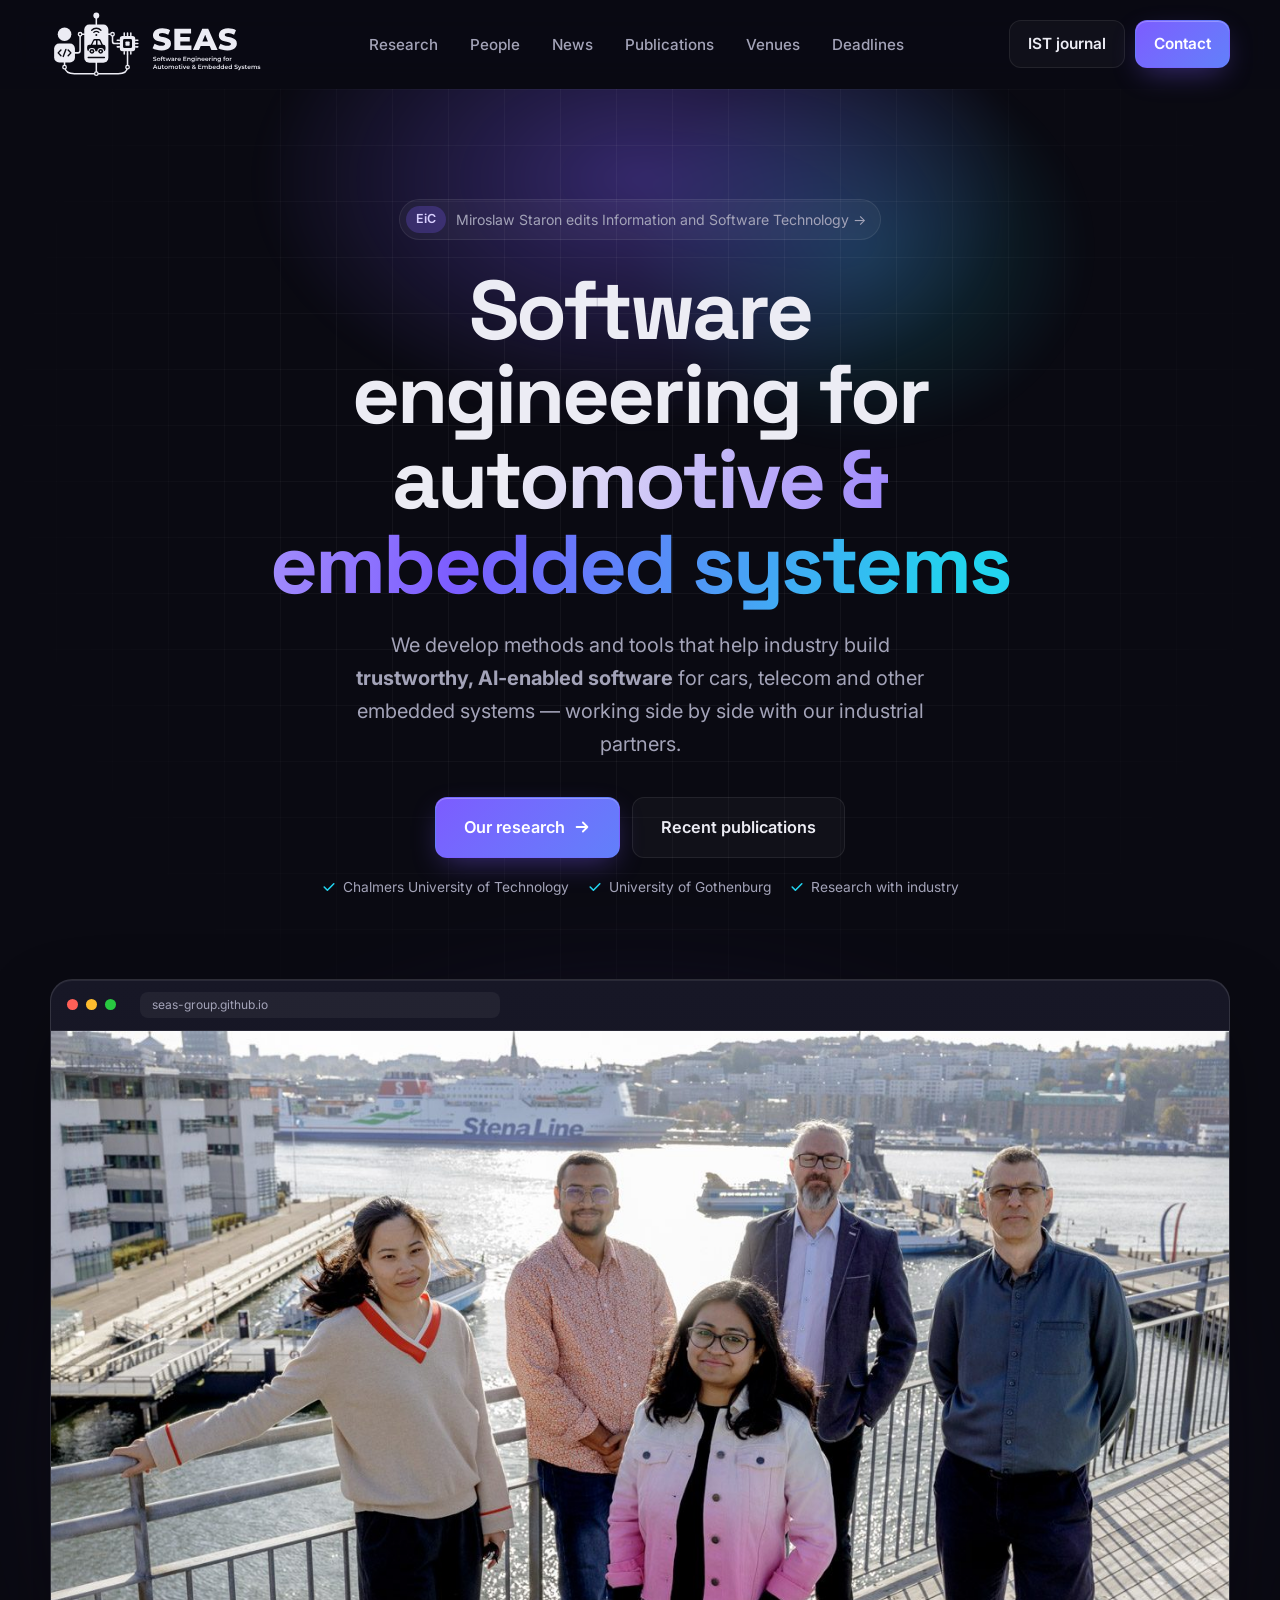
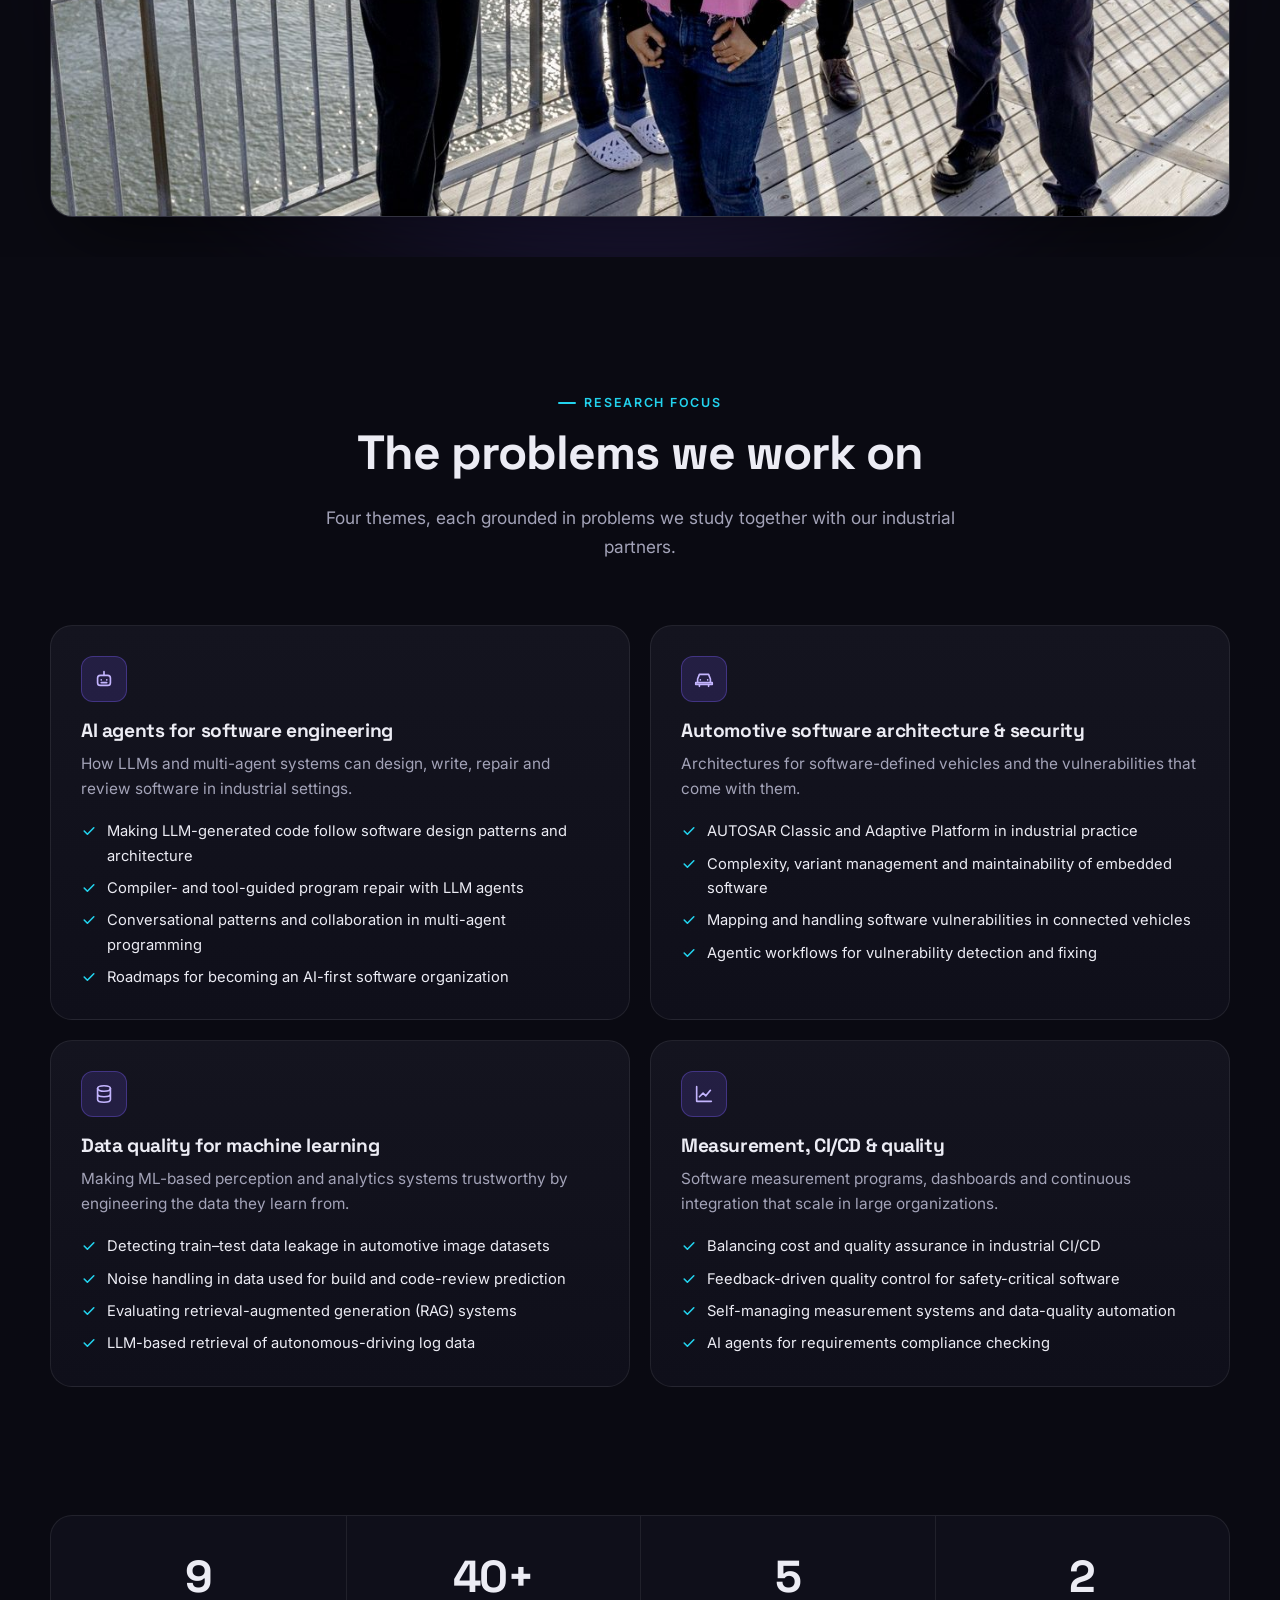
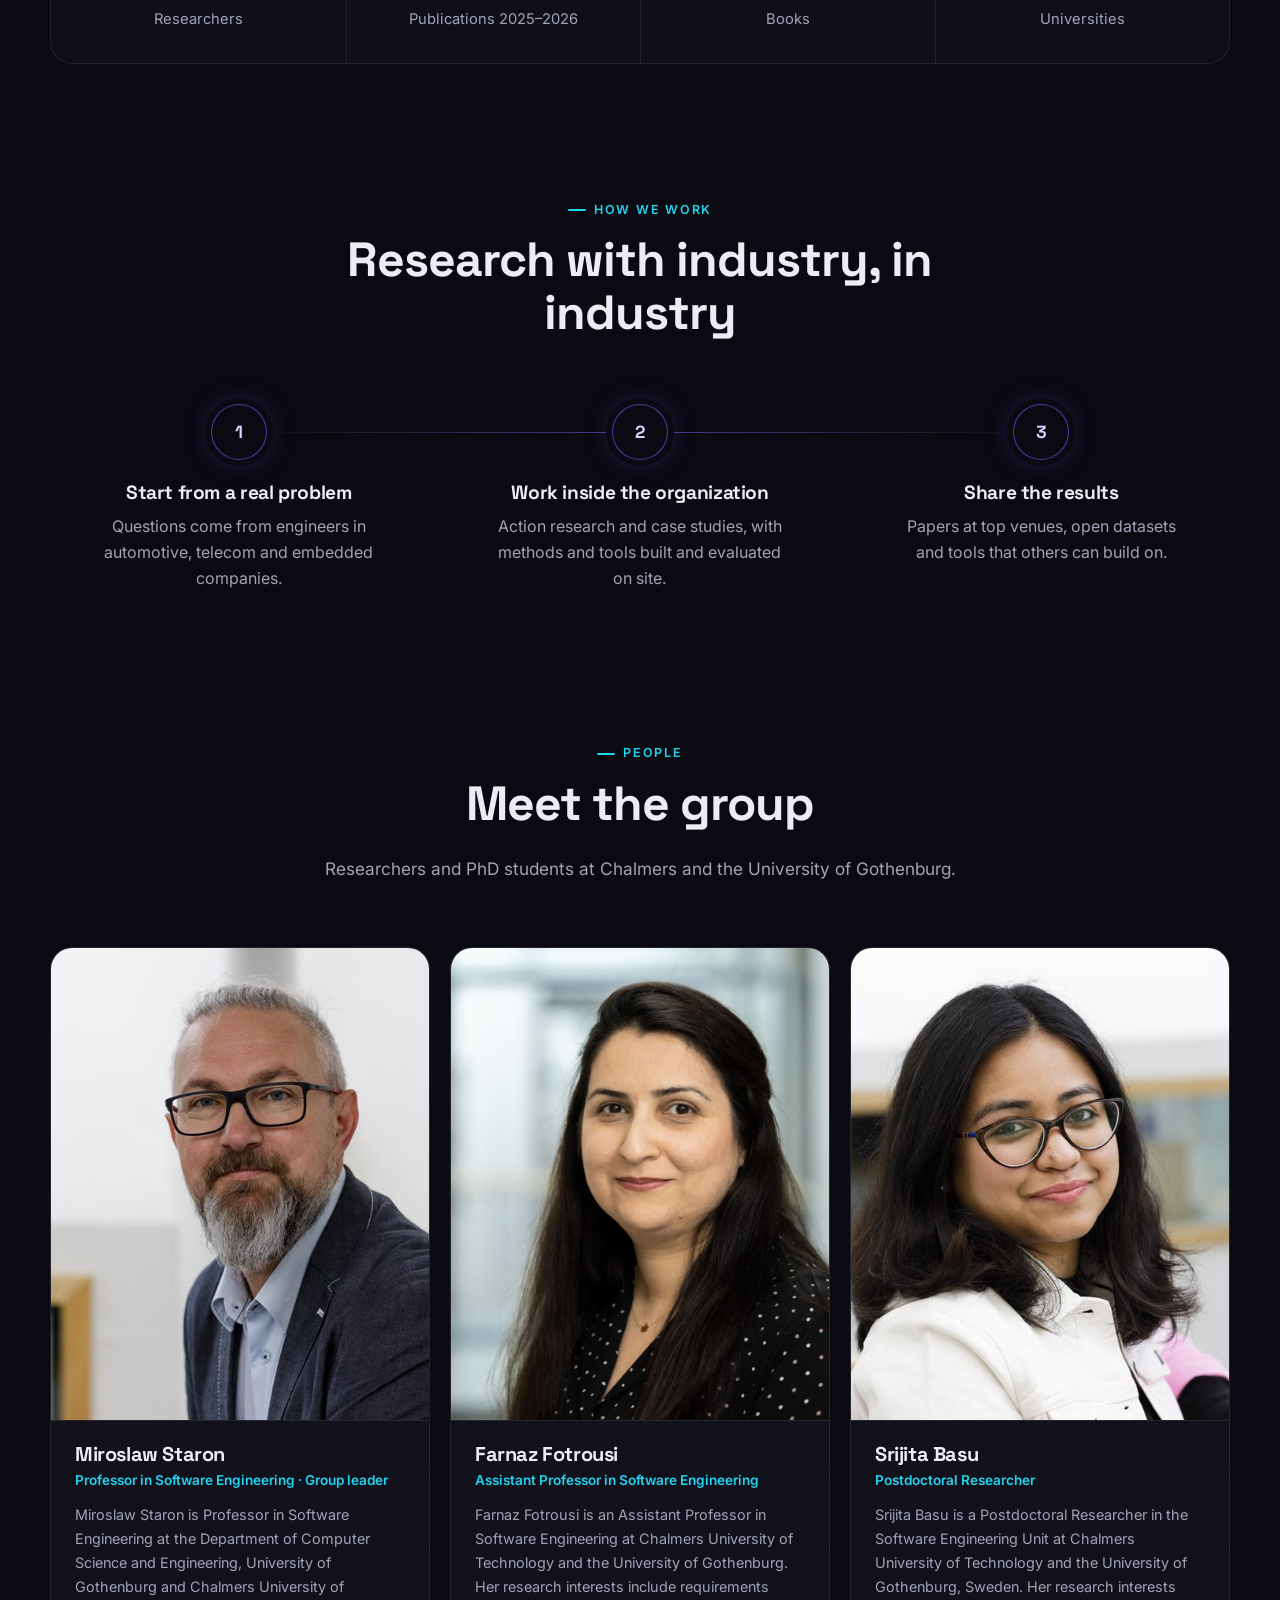
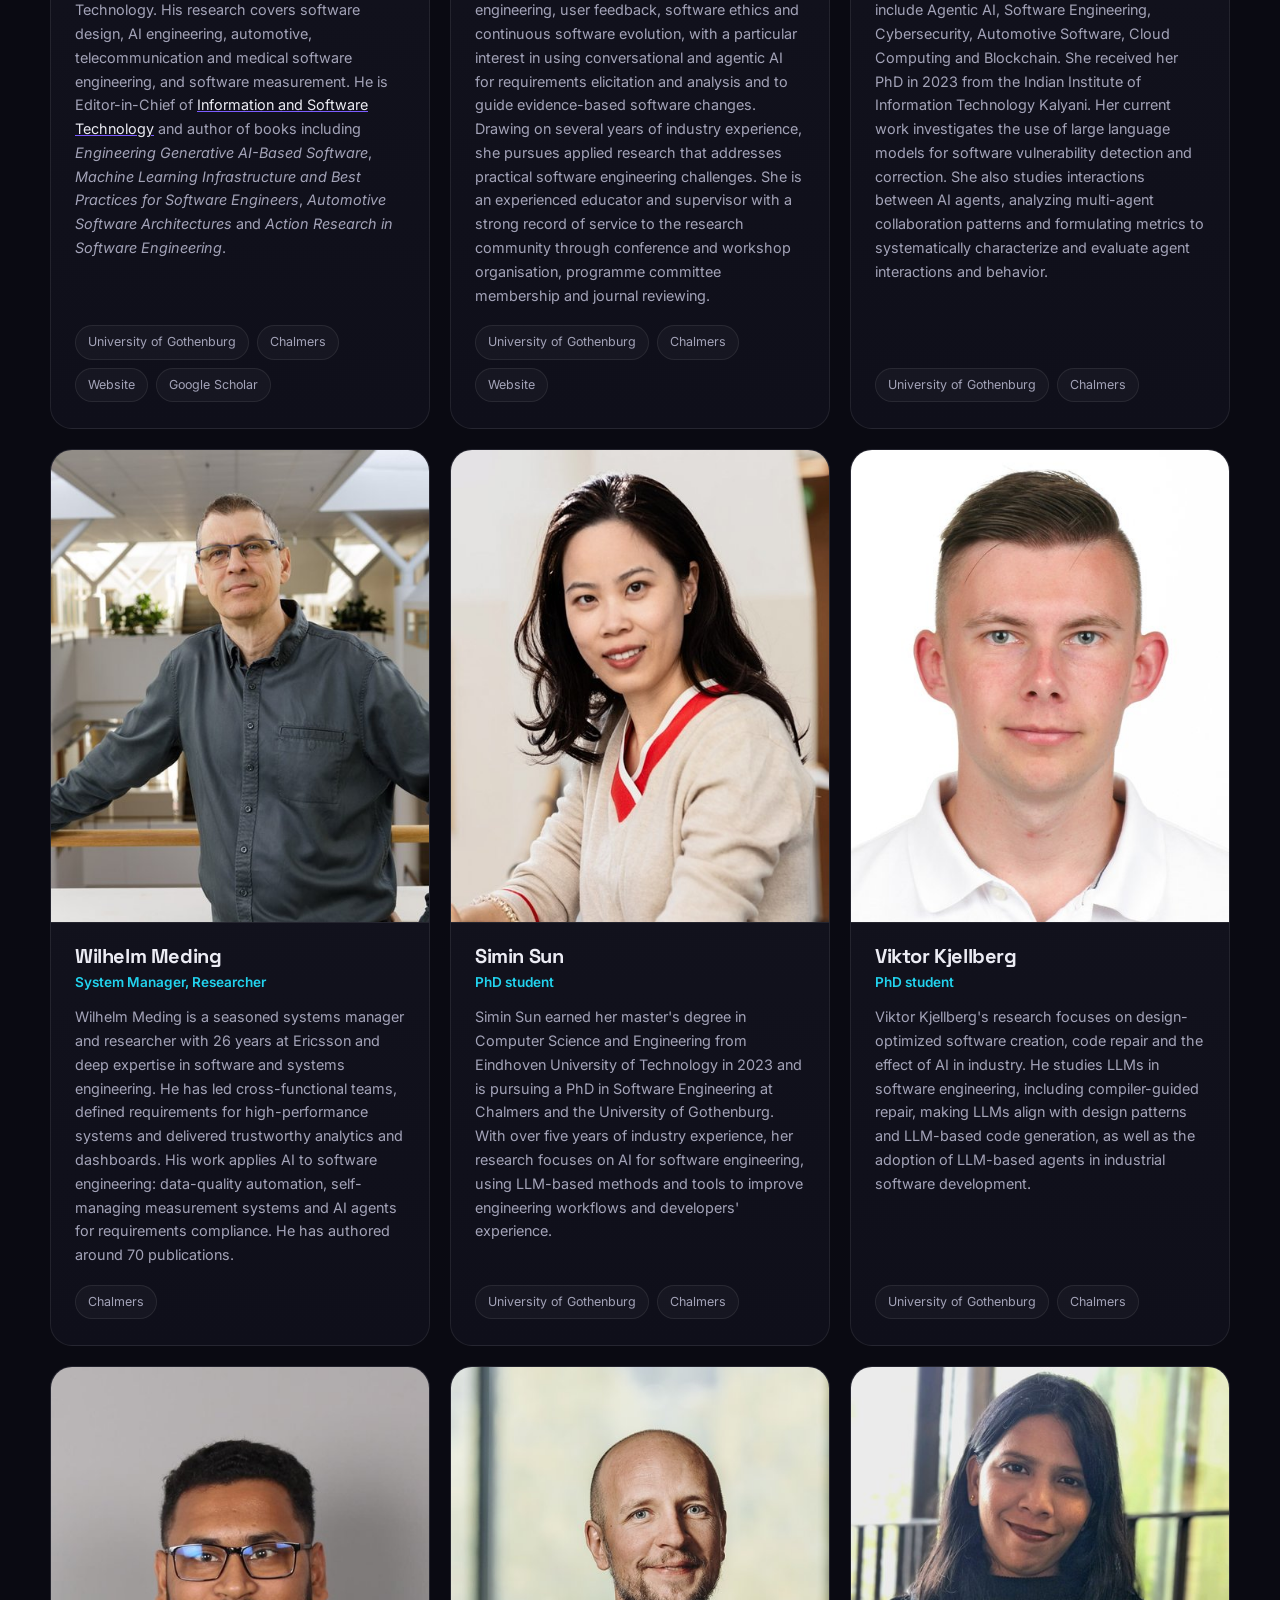
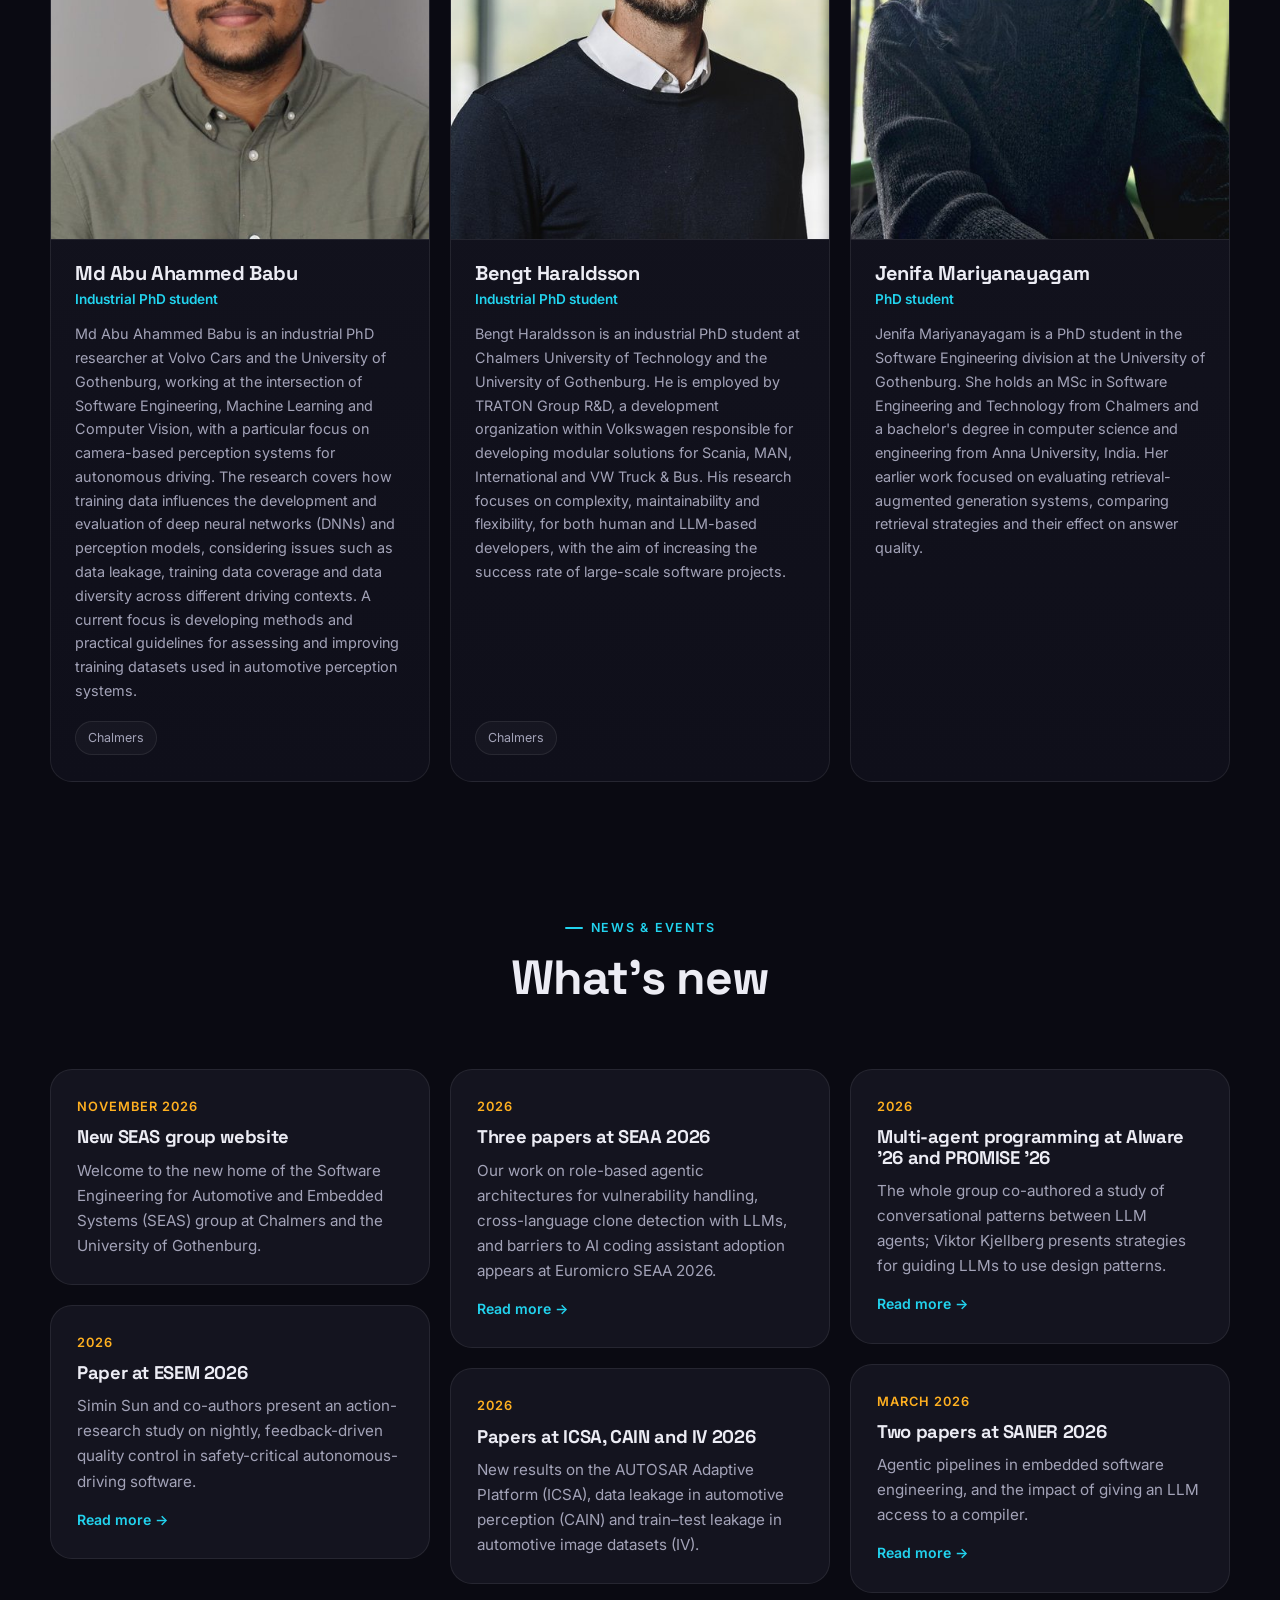
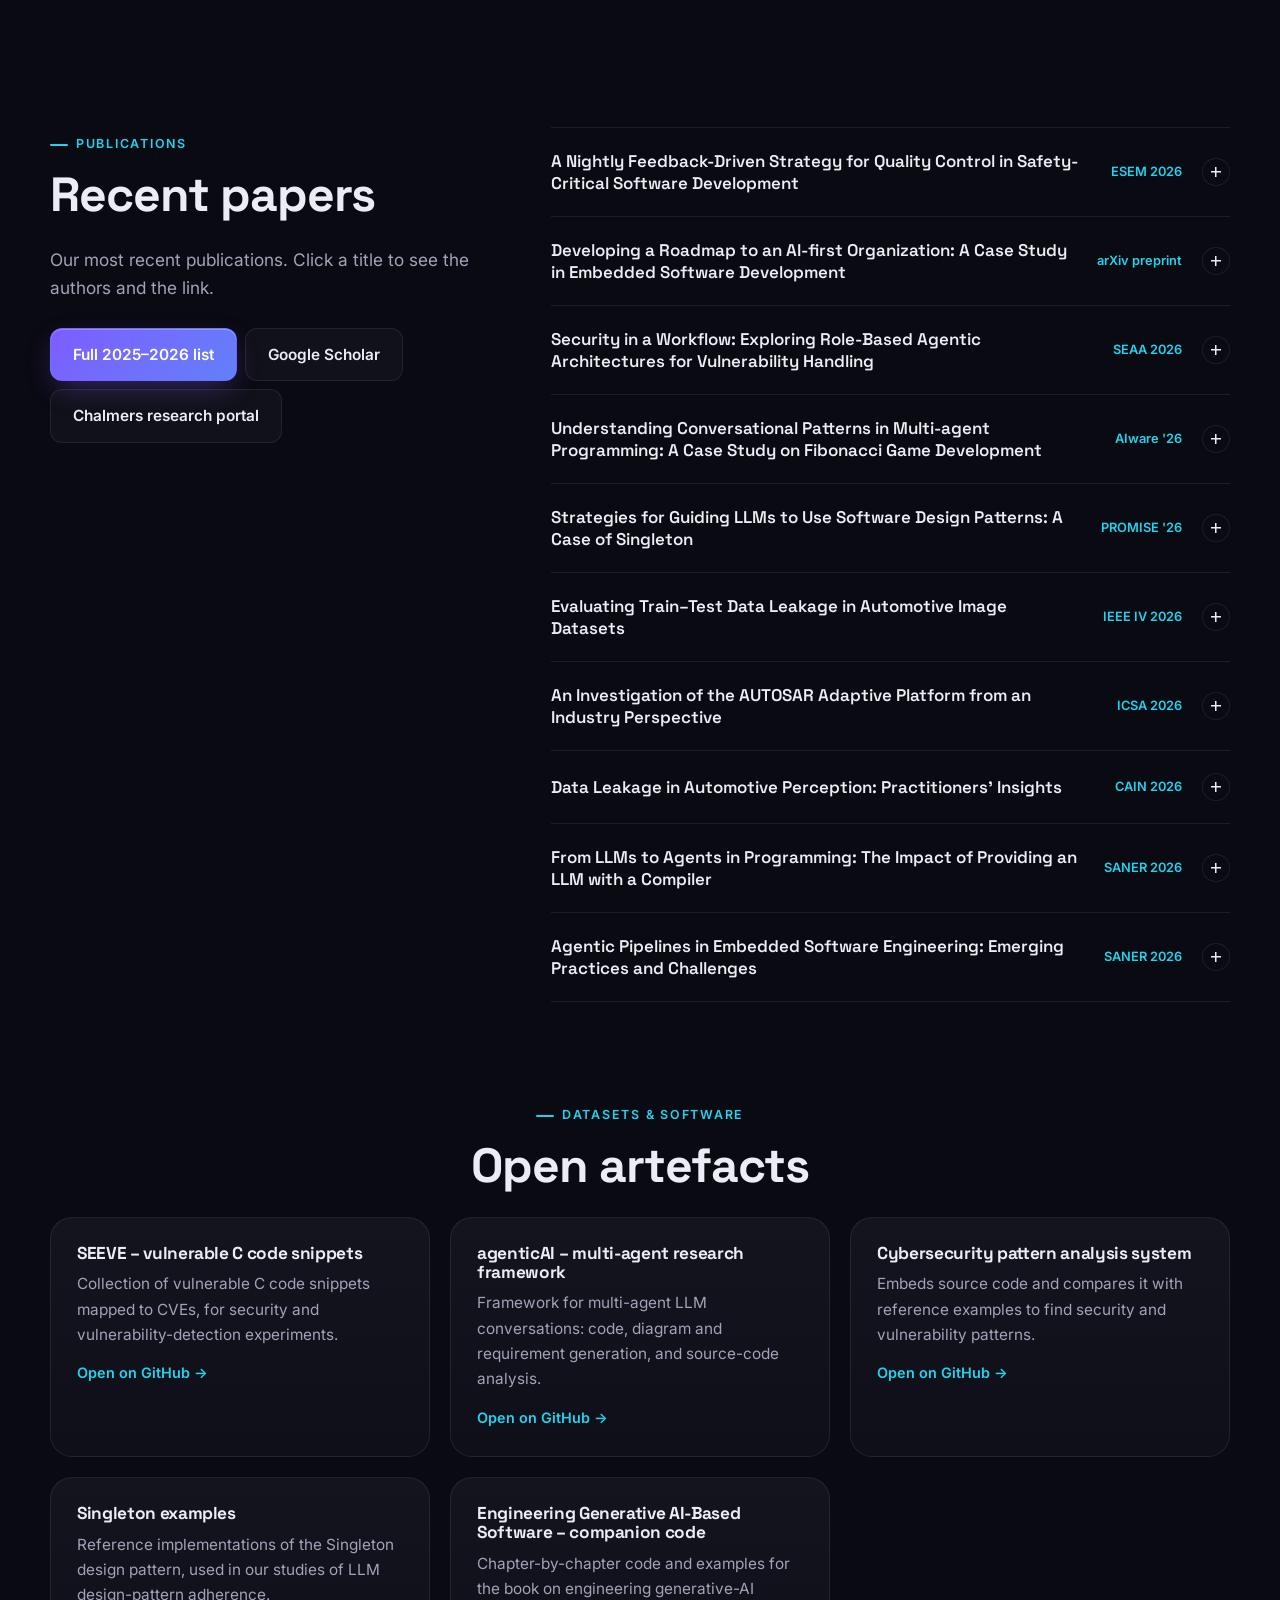
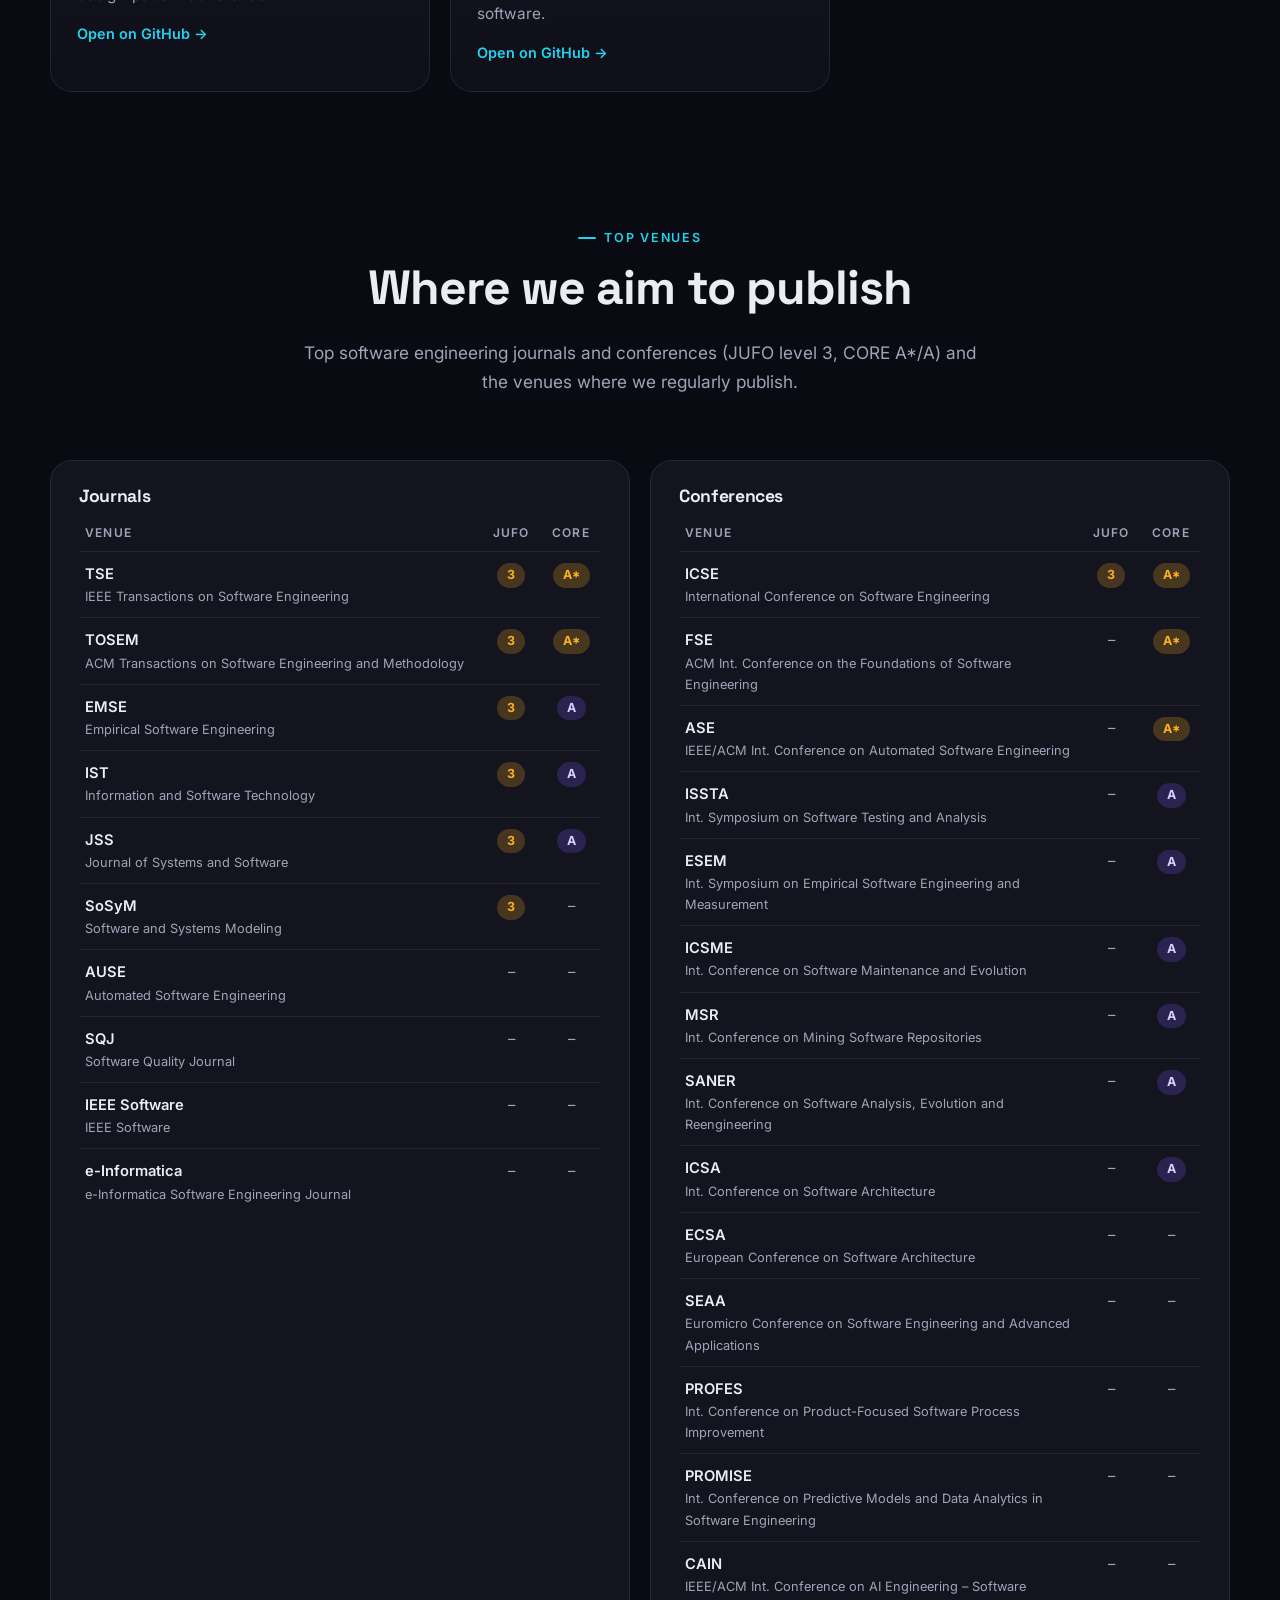
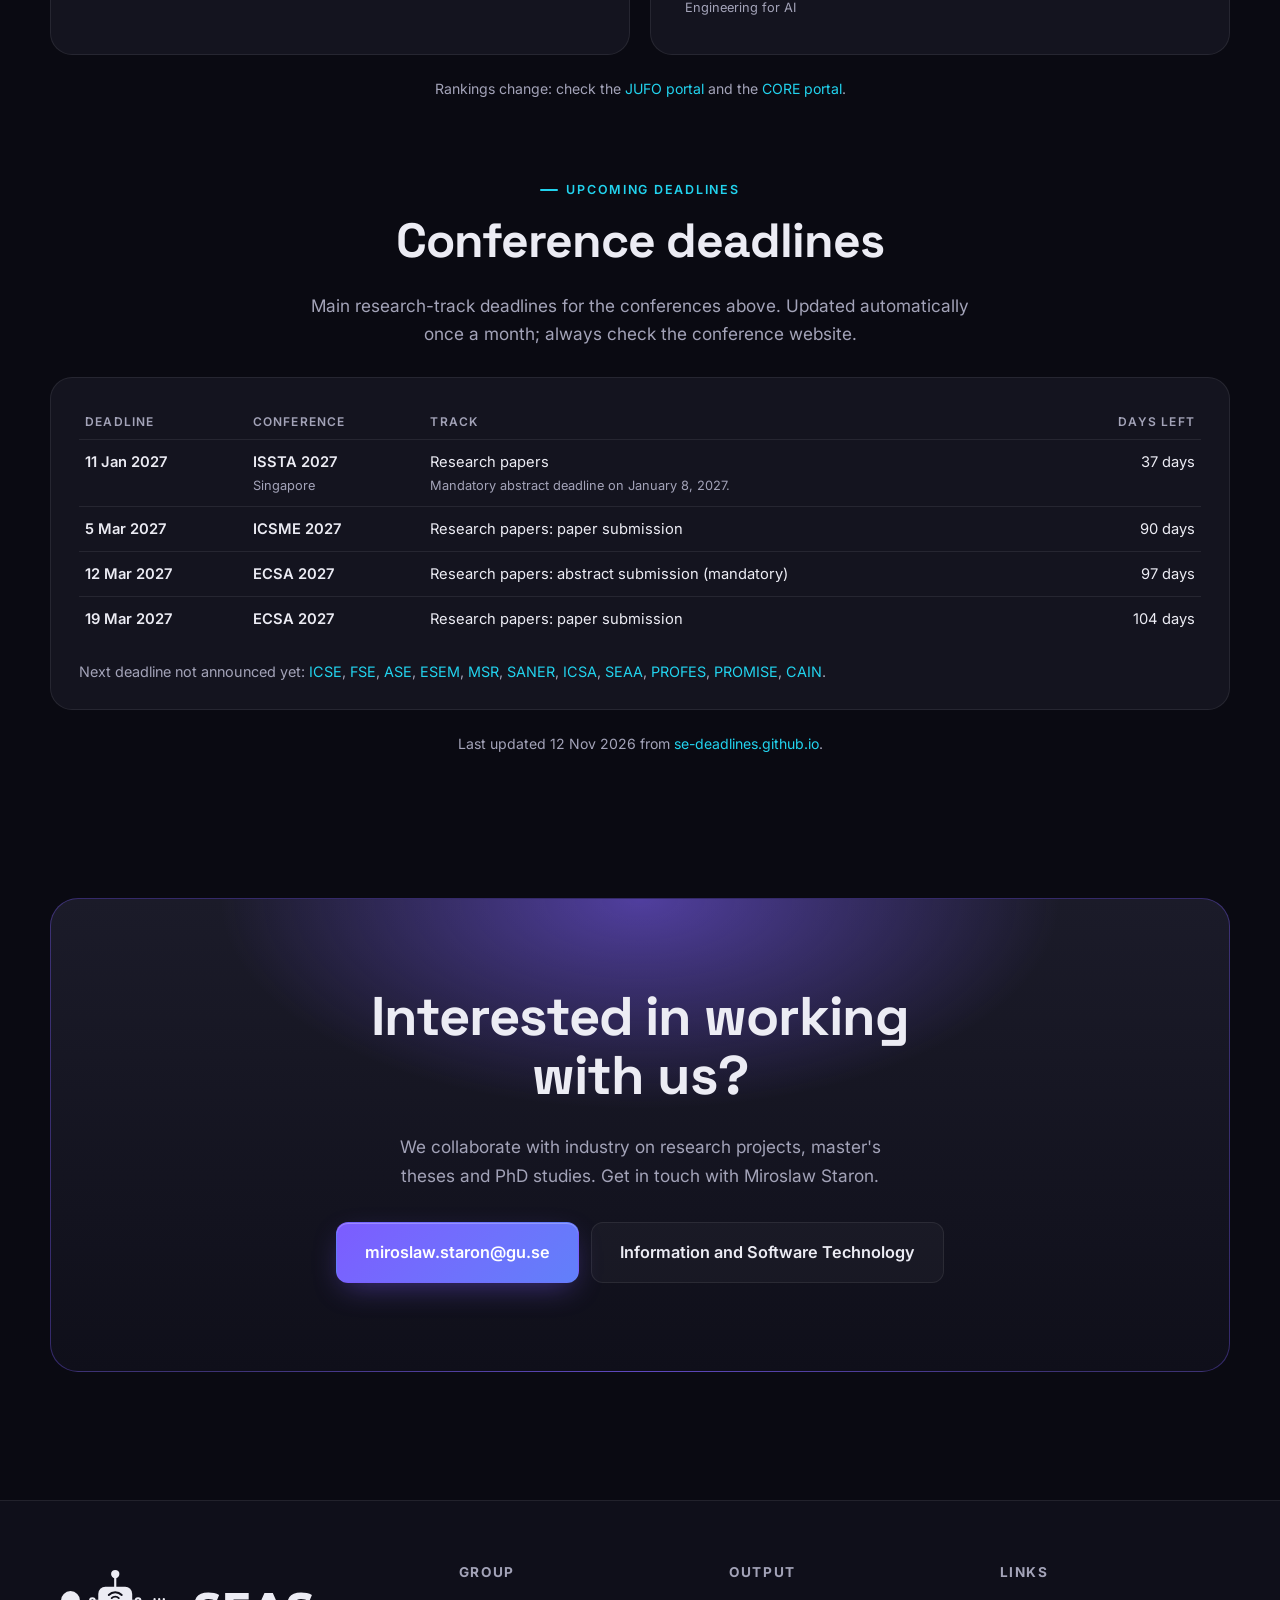
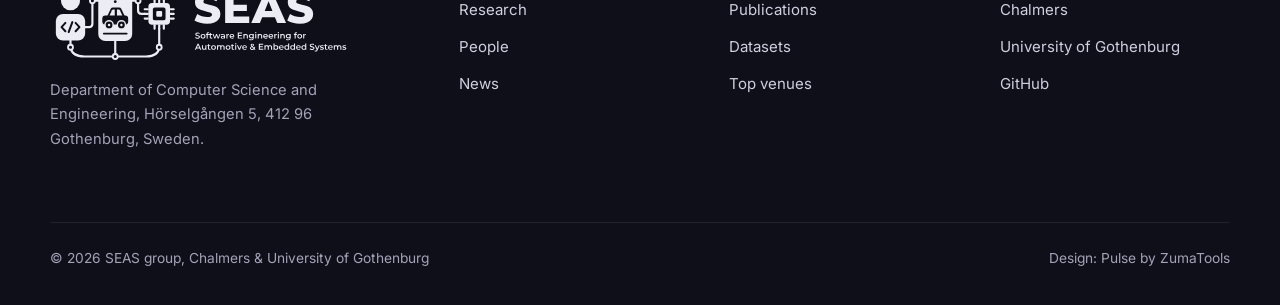
<file: index.html>
<!doctype html>
<html lang="en" class="no-js">
<head>
  <meta charset="utf-8">
  <meta name="viewport" content="width=device-width, initial-scale=1">
  <title>SEAS – Software Engineering for Automotive and Embedded Systems</title>
  <meta name="description" content="SEAS research group at Chalmers University of Technology and the University of Gothenburg: AI agents for software engineering, automotive software architecture and security, data quality for ML, and software measurement.">
  <!-- Design based on "Pulse" SaaS landing template by ZumaTools (MIT, see LICENSE) -->
  <meta name="theme-color" content="#0a0a12">
  <link rel="icon" type="image/svg+xml" href="images/logo/seas-mark.svg">
  <link rel="icon" type="image/png" sizes="32x32" href="images/logo/seas-mark-32.png">
  <link rel="icon" type="image/png" sizes="16x16" href="images/logo/seas-mark-16.png">
  <link rel="shortcut icon" href="favicon.ico">
  <link rel="apple-touch-icon" sizes="180x180" href="images/logo/seas-mark-180.png">
  <meta property="og:image" content="https://seas-group.github.io/images/logo/seas-logo.png">
  <link rel="preconnect" href="https://fonts.googleapis.com">
  <link rel="preconnect" href="https://fonts.gstatic.com" crossorigin>
  <link href="https://fonts.googleapis.com/css2?family=Inter:wght@400;500;600;700&family=Space+Grotesk:wght@500;600;700&display=swap" rel="stylesheet">
  <link rel="stylesheet" href="assets/css/style.css">
  <script src="assets/js/main.js" defer></script>
  <style>
    /* SEAS additions */
    .mock-photo { display: block; width: 100%; aspect-ratio: 3 / 2; object-fit: cover; }
    .problems { list-style: none; padding: 0; margin: 18px 0 0; display: grid; gap: 8px; }
    .problems li { display: flex; gap: 10px; font-size: .92rem; color: var(--text); }
    .problems li svg { width: 16px; height: 16px; flex: none; margin-top: 4px; color: var(--brand-2); }
    .people-grid { display: grid; grid-template-columns: repeat(3, 1fr); gap: 20px; }
    .person { padding: 0; display: flex; flex-direction: column; }
    .person img { width: 100%; aspect-ratio: 4 / 5; object-fit: cover; border-bottom: 1px solid var(--border); }
    .person .body { padding: 22px 24px 26px; display: flex; flex-direction: column; flex: 1; }
    .person h3 { margin: 0 0 4px; font-size: 1.25rem; }
    .person .role { color: var(--brand-2); font-size: .85rem; font-weight: 600; margin-bottom: 12px; }
    .person p { font-size: .9rem; }
    .person p a { color: var(--text); text-decoration: underline; text-decoration-color: var(--brand); }
    .person .chips { margin-top: auto; padding-top: 18px; }
    .person .chips a:hover { border-color: rgba(255,255,255,.3); color: var(--text); }
    @media (max-width: 960px) { .people-grid { grid-template-columns: repeat(2, 1fr); } }
    @media (max-width: 600px) { .people-grid { grid-template-columns: 1fr; } }
    .quote .date { color: var(--accent); font-size: .8rem; font-weight: 600; letter-spacing: .08em; text-transform: uppercase; margin-bottom: 10px; display: block; }
    .quote h3 { font-size: 1.15rem; margin-bottom: 10px; }
    .quote p { color: var(--muted); margin: 0; font-size: .95rem; }
    .quote a.more { display: inline-block; margin-top: 14px; color: var(--brand-2); font-size: .88rem; font-weight: 600; }
    .faq-item .venue { color: var(--brand-2); font: 600 .8rem var(--font-body); white-space: nowrap; }
    .faq-item summary .t { flex: 1; }
    .faq-item .answer a { color: var(--brand-2); font-weight: 600; }
    .faq-layout .section-head .btn { margin: 8px 8px 0 0; }
    .datasets-grid { display: grid; grid-template-columns: repeat(3, 1fr); gap: 20px; margin-top: 20px; }
    .datasets-grid .card { padding: 26px; }
    .datasets-grid .card h3 { margin-top: 0; font-size: 1.08rem; }
    .datasets-grid .card a.more { display: inline-block; margin-top: 14px; color: var(--brand-2); font-weight: 600; font-size: .9rem; }
    @media (max-width: 960px) { .datasets-grid { grid-template-columns: 1fr 1fr; } }
    @media (max-width: 640px) { .datasets-grid { grid-template-columns: 1fr; } }
    .venue-grid { display: grid; grid-template-columns: 1fr 1fr; gap: 20px; }
    .venue-card { background: var(--surface); border: 1px solid var(--border); border-radius: var(--radius-lg); padding: 26px 28px; }
    .venue-card h3 { font-size: 1.1rem; }
    .vt { width: 100%; border-collapse: collapse; font-size: .92rem; }
    .vt th { text-align: left; color: var(--muted); font-weight: 600; font-size: .75rem; letter-spacing: .1em; text-transform: uppercase; padding: 8px 6px; border-bottom: 1px solid var(--border); }
    .vt td { padding: 10px 6px; border-bottom: 1px solid var(--border); vertical-align: top; }
    .vt tr:last-child td { border-bottom: 0; }
    .vt td small { display: block; color: var(--muted); font-size: .8rem; }
    .vt td a { font-weight: 600; }
    .vt td a:hover { color: var(--brand-2); }
    .vt th:nth-child(n+2), .vt td:nth-child(n+2) { text-align: center; width: 60px; }
    .rank { display: inline-block; padding: 2px 10px; border-radius: 999px; font-size: .78rem; font-weight: 700; background: color-mix(in srgb, var(--brand) 22%, transparent); color: #d9d0ff; }
    .rank.top { background: color-mix(in srgb, var(--accent) 22%, transparent); color: var(--accent); }
    .venue-note { text-align: center; color: var(--muted); font-size: .88rem; margin-top: 22px; }
    .venue-note a { color: var(--brand-2); }
    .vt.dl th:nth-child(n+2), .vt.dl td:nth-child(n+2) { text-align: left; width: auto; }
    .vt.dl th:last-child, .vt.dl td:last-child { text-align: right; white-space: nowrap; }
    .vt.dl td:first-child { white-space: nowrap; font-weight: 600; }
    .vt.dl td small { display: block; color: var(--muted); font-size: .8rem; }
    .vt.dl .soon { color: var(--accent); font-weight: 700; }
    .dl-pending { color: var(--muted); font-size: .9rem; margin: 18px 0 0; }
    .dl-pending a { color: var(--brand-2); }
    @media (max-width: 640px) { .vt.dl th:nth-child(3), .vt.dl td:nth-child(3) { display: none; } }
    @media (max-width: 860px) { .venue-grid { grid-template-columns: 1fr; } }
    /* header-logo-test: taller header for the horizontal logo */
    .nav { height: 88px; }
    @media (max-width: 900px) { .nav-links.open { top: 88px; } }
  </style>
</head>
<body>
  <a class="skip-link" href="#main">Skip to content</a>

  <header class="site-header" id="top">
    <nav class="container nav" aria-label="Primary">
      <a class="logo" href="#top" aria-label="SEAS home">
        <img src="images/logo/seas-logo-horizontal-header.svg" alt="SEAS – Software Engineering for Automotive and Embedded Systems" style="height:clamp(48px,6vw,70px);width:auto">
      </a>
      <ul class="nav-links" id="nav-links">
        <li><a href="#research">Research</a></li>
        <li><a href="#people">People</a></li>
        <li><a href="#news">News</a></li>
        <li><a href="#publications">Publications</a></li>
        <li><a href="#venues">Venues</a></li>
        <li><a href="#deadlines">Deadlines</a></li>
      </ul>
      <div class="nav-cta">
        <a class="btn btn-ghost" href="https://www.sciencedirect.com/journal/information-and-software-technology">IST journal</a>
        <a class="btn btn-primary" href="#contact">Contact</a>
        <button class="menu-toggle" type="button" aria-expanded="false" aria-controls="nav-links" aria-label="Open menu"><span></span></button>
      </div>
    </nav>
  </header>

  <main id="main">
    <!-- Hero -->
    <section class="hero" aria-labelledby="hero-title">
      <div class="hero-bg" aria-hidden="true"></div>
      <div class="container">
        <a class="pill" href="https://www.sciencedirect.com/journal/information-and-software-technology"><b>EiC</b> Miroslaw Staron edits Information and Software Technology &rarr;</a>
        <h1 id="hero-title">Software engineering for <span class="gradient-text">automotive &amp; embedded systems</span></h1>
        <p class="lead" id="hero-lead"></p>
        <div class="hero-actions">
          <a class="btn btn-primary btn-lg" href="#research">Our research
            <svg viewBox="0 0 20 20" fill="none" aria-hidden="true"><path d="M4 10h12m-5-5 5 5-5 5" stroke="currentColor" stroke-width="2" stroke-linecap="round" stroke-linejoin="round"/></svg></a>
          <a class="btn btn-ghost btn-lg" href="#publications">Recent publications</a>
        </div>
        <div class="hero-note">
          <span><svg viewBox="0 0 20 20" fill="none" aria-hidden="true"><path d="m4 10 4 4 8-8" stroke="currentColor" stroke-width="2" stroke-linecap="round" stroke-linejoin="round"/></svg>Chalmers University of Technology</span>
          <span><svg viewBox="0 0 20 20" fill="none" aria-hidden="true"><path d="m4 10 4 4 8-8" stroke="currentColor" stroke-width="2" stroke-linecap="round" stroke-linejoin="round"/></svg>University of Gothenburg</span>
          <span><svg viewBox="0 0 20 20" fill="none" aria-hidden="true"><path d="m4 10 4 4 8-8" stroke="currentColor" stroke-width="2" stroke-linecap="round" stroke-linejoin="round"/></svg>Research with industry</span>
        </div>

        <div class="mock-wrap">
          <div class="mock">
            <div class="mock-bar"><i></i><i></i><i></i><div class="mock-url">seas-group.github.io</div></div>
            <img class="mock-photo" src="images/group.jpg" alt="The SEAS group on a bridge in Gothenburg">
          </div>
        </div>
      </div>
    </section>

    <!-- Research -->
    <section class="section" id="research" aria-labelledby="research-title">
      <div class="container">
        <div class="section-head reveal">
          <span class="eyebrow">Research focus</span>
          <h2 id="research-title">The problems we work on</h2>
          <p>Four themes, each grounded in problems we study together with our industrial partners.</p>
        </div>
        <div class="features-grid" id="research-grid"></div>
      </div>
    </section>

    <!-- Stats (numbers are in content/stats.js) -->
    <section aria-label="SEAS in numbers">
      <div class="container">
        <div class="stats reveal" id="stats"></div>
      </div>
    </section>

    <!-- How we work -->
    <section class="section" id="how" aria-labelledby="how-title">
      <div class="container">
        <div class="section-head reveal">
          <span class="eyebrow">How we work</span>
          <h2 id="how-title">Research with industry, in industry</h2>
        </div>
        <ol class="steps">
          <li class="step reveal"><div class="step-num">1</div><h3>Start from a real problem</h3><p>Questions come from engineers in automotive, telecom and embedded companies.</p></li>
          <li class="step reveal"><div class="step-num">2</div><h3>Work inside the organization</h3><p>Action research and case studies, with methods and tools built and evaluated on site.</p></li>
          <li class="step reveal"><div class="step-num">3</div><h3>Share the results</h3><p>Papers at top venues, open datasets and tools that others can build on.</p></li>
        </ol>
      </div>
    </section>

    <!-- People -->
    <section class="section" id="people" aria-labelledby="people-title" style="padding-top:0">
      <div class="container">
        <div class="section-head reveal">
          <span class="eyebrow">People</span>
          <h2 id="people-title">Meet the group</h2>
          <p>Researchers and PhD students at Chalmers and the University of Gothenburg.</p>
        </div>
        <div class="people-grid" id="people-grid"></div>
      </div>
    </section>

    <!-- News -->
    <section class="section" id="news" aria-labelledby="news-title" style="padding-top:0">
      <div class="container">
        <div class="section-head reveal">
          <span class="eyebrow">News &amp; events</span>
          <h2 id="news-title">What's new</h2>
        </div>
        <div class="quotes" id="news-list"></div>
      </div>
    </section>

    <!-- Publications -->
    <section class="section" id="publications" aria-labelledby="pubs-title" style="padding-top:0">
      <div class="container">
        <div class="faq-layout">
          <div class="section-head reveal">
            <span class="eyebrow">Publications</span>
            <h2 id="pubs-title">Recent papers</h2>
            <p>Our most recent publications. Click a title to see the authors and the link.</p>
            <div id="pubs-more"></div>
          </div>
          <div class="faq-list reveal" id="pubs-list"></div>
        </div>
        <div class="section-head reveal" id="datasets" style="margin-top:96px;margin-bottom:0">
          <span class="eyebrow">Datasets &amp; software</span>
          <h2>Open artefacts</h2>
        </div>
        <div class="datasets-grid" id="datasets-grid"></div>
      </div>
    </section>

    <!-- Venues -->
    <section class="section" id="venues" aria-labelledby="venues-title" style="padding-top:0">
      <div class="container">
        <div class="section-head reveal">
          <span class="eyebrow">Top venues</span>
          <h2 id="venues-title">Where we aim to publish</h2>
          <p>Top software engineering journals and conferences (JUFO level 3, CORE A*/A) and the venues where we regularly publish.</p>
        </div>
        <div class="venue-grid">
          <div class="venue-card reveal"><h3>Journals</h3><table class="vt"><thead><tr><th>Venue</th><th>JUFO</th><th>CORE</th></tr></thead><tbody id="vj"></tbody></table></div>
          <div class="venue-card reveal"><h3>Conferences</h3><table class="vt"><thead><tr><th>Venue</th><th>JUFO</th><th>CORE</th></tr></thead><tbody id="vc"></tbody></table></div>
        </div>
        <p class="venue-note">Rankings change: check the <a href="https://jfp.csc.fi/en/">JUFO portal</a> and the <a href="https://portal.core.edu.au/conf-ranks/">CORE portal</a>.</p>

        <div id="deadlines" class="deadlines reveal">
          <div class="section-head" style="margin-top:72px;margin-bottom:28px">
            <span class="eyebrow">Upcoming deadlines</span>
            <h2>Conference deadlines</h2>
            <p>Main research-track deadlines for the conferences above. Updated automatically once a month; always check the conference website.</p>
          </div>
          <div class="venue-card">
            <table class="vt dl">
              <thead><tr><th>Deadline</th><th>Conference</th><th>Track</th><th>Days left</th></tr></thead>
              <tbody id="dl-list"></tbody>
            </table>
            <p class="dl-pending" id="dl-pending"></p>
          </div>
          <p class="venue-note" id="dl-updated"></p>
        </div>
      </div>
    </section>

    <!-- CTA -->
    <section class="section" id="contact" aria-labelledby="cta-title" style="padding-top:0">
      <div class="container">
        <div class="cta-box reveal">
          <h2 id="cta-title">Interested in working with us?</h2>
          <p>We collaborate with industry on research projects, master's theses and PhD studies. Get in touch with Miroslaw Staron.</p>
          <div class="hero-actions">
            <a class="btn btn-primary btn-lg" href="mailto:miroslaw.staron@gu.se">miroslaw.staron@gu.se</a>
            <a class="btn btn-ghost btn-lg" href="https://www.sciencedirect.com/journal/information-and-software-technology">Information and Software Technology</a>
          </div>
        </div>
      </div>
    </section>
  </main>

  <footer class="site-footer">
    <div class="container">
      <div class="footer-grid">
        <div>
          <a href="#top"><img src="images/logo/seas-logo-horizontal-footer.svg" alt="SEAS – Software Engineering for Automotive and Embedded Systems" width="300" style="max-width:100%"></a>
          <p>Department of Computer Science and Engineering, Hörselgången 5, 412 96 Gothenburg, Sweden.</p>
        </div>
        <div><h4>Group</h4><ul><li><a href="#research">Research</a></li><li><a href="#people">People</a></li><li><a href="#news">News</a></li></ul></div>
        <div><h4>Output</h4><ul><li><a href="#publications">Publications</a></li><li><a href="#datasets">Datasets</a></li><li><a href="#venues">Top venues</a></li></ul></div>
        <div><h4>Links</h4><ul><li><a href="https://www.chalmers.se/en/persons/miroslaw/">Chalmers</a></li><li><a href="https://www.gu.se/en/about/find-staff/miroslawstaron">University of Gothenburg</a></li><li><a href="https://github.com/seas-group">GitHub</a></li></ul></div>
      </div>
      <div class="footer-bottom">
        <span>&copy; <span data-year>2026</span> SEAS group, Chalmers &amp; University of Gothenburg</span>
        <span>Design: Pulse by ZumaTools</span>
      </div>
    </div>
  </footer>

  <script src="content/research.js"></script>
  <script src="content/news.js"></script>
  <script src="content/members.js"></script>
  <script src="content/publications.js"></script>
  <script src="content/venues.js"></script>
  <script src="content/stats.js"></script>
  <script src="content/deadlines.js"></script>
  <script>
  (function () {
    function $(id) { return document.getElementById(id); }
    function esc(s) { return String(s == null ? "" : s).replace(/[&<>"]/g, function (c) { return { "&": "&amp;", "<": "&lt;", ">": "&gt;", '"': "&quot;" }[c]; }); }
    function fill(id, list, fn) { if ($(id) && list) $(id).innerHTML = list.map(fn).join(""); }
    var check = '<svg viewBox="0 0 20 20" fill="none" aria-hidden="true"><path d="m4 10 4 4 8-8" stroke="currentColor" stroke-width="2" stroke-linecap="round" stroke-linejoin="round"/></svg>';
    var icons = {
      "fa-robot": '<rect x="5" y="8" width="14" height="11" rx="3"/><path d="M12 4v4M9 13h.01M15 13h.01M9 16h6"/>',
      "fa-car": '<path d="M5 16V12l2-5h10l2 5v4M3 16h18v2H3zM7 19v1M17 19v1M8 13h.01M16 13h.01"/>',
      "fa-database": '<ellipse cx="12" cy="6" rx="7" ry="3"/><path d="M5 6v12c0 1.7 3.1 3 7 3s7-1.3 7-3V6M5 12c0 1.7 3.1 3 7 3s7-1.3 7-3"/>',
      "fa-chart-line": '<path d="M4 4v16h16M7 15l4-4 3 3 5-6"/>'
    };
    var defIcon = '<circle cx="12" cy="12" r="8"/>';

    $("hero-lead").innerHTML = SEAS_FOCUS;
    fill("stats", SEAS_STATS, function (st) {
      var n = st.number === "members" ? SEAS_MEMBERS.length : st.number;
      return '<div class="stat"><strong data-count="' + esc(n) + '" data-suffix="' + esc(st.suffix || "") + '">' + esc(n) + esc(st.suffix || "") + '</strong><span>' + esc(st.label) + '</span></div>';
    });

    fill("research-grid", SEAS_RESEARCH, function (r) {
      return '<article class="card wide reveal"><div class="icon"><svg viewBox="0 0 24 24" fill="none" stroke="currentColor" stroke-width="1.8" stroke-linecap="round" stroke-linejoin="round">' + (icons[r.icon] || defIcon) + '</svg></div>' +
        '<h3>' + esc(r.title) + '</h3><p>' + r.summary + '</p>' +
        '<ul class="problems">' + r.problems.map(function (p) { return '<li>' + check + '<span>' + p + '</span></li>'; }).join("") + '</ul></article>';
    });

    fill("people-grid", SEAS_MEMBERS, function (m) {
      var links = [["gu", "University of Gothenburg"], ["chalmers", "Chalmers"], ["web", "Website"], ["scholar", "Google Scholar"]]
        .filter(function (l) { return m[l[0]]; })
        .map(function (l) { return '<a class="chip" href="' + esc(m[l[0]]) + '">' + l[1] + '</a>'; }).join("");
      return '<article class="card person reveal"><img src="' + esc(m.photo) + '" alt="' + esc(m.name) + '" loading="lazy">' +
        '<div class="body"><h3>' + esc(m.name) + '</h3><div class="role">' + m.role + '</div><p>' + m.bio + '</p>' +
        (links ? '<div class="chips">' + links + '</div>' : '') + '</div></article>';
    });

    fill("news-list", SEAS_NEWS.slice(0, SEAS_NEWS_SHOWN), function (n) {
      return '<figure class="quote reveal"><span class="date">' + esc(n.date) + '</span><h3>' + esc(n.title) + '</h3><p>' + n.text + '</p>' +
        (n.link ? '<a class="more" href="' + esc(n.link) + '">Read more &rarr;</a>' : '') + '</figure>';
    });

    fill("pubs-list", SEAS_PUBS.slice(0, SEAS_PUBS_SHOWN), function (p) {
      return '<details class="faq-item"><summary><span class="t">' + esc(p.title) + '</span><span class="venue">' + esc(p.venue) + '</span></summary>' +
        '<div class="answer">' + esc(p.authors) + ' (' + esc(p.year) + '). <a href="' + esc(p.link) + '">Read the paper &rarr;</a></div></details>';
    });
    fill("pubs-more", SEAS_PUBS_MORE, function (l, i) {
      return '<a class="btn ' + (i ? 'btn-ghost' : 'btn-primary') + '" href="' + esc(l.url) + '">' + esc(l.label) + '</a>';
    });

    fill("datasets-grid", SEAS_DATASETS.slice(0, SEAS_DATASETS_SHOWN), function (d) {
      return '<article class="card reveal"><h3>' + esc(d.title) + '</h3><p>' + d.text + '</p><a class="more" href="' + esc(d.link) + '">Open on GitHub &rarr;</a></article>';
    });

    function rank(v, topVal) { return v ? '<span class="rank' + (v === topVal ? ' top' : '') + '">' + esc(v) + '</span>' : '<span style="color:var(--muted)">&ndash;</span>'; }
    function vrow(v) { return '<tr><td><a href="' + esc(v.url) + '">' + esc(v.short) + '</a><small>' + esc(v.name) + '</small></td><td>' + rank(v.jufo, "3") + '</td><td>' + rank(v.core, "A*") + '</td></tr>'; }
    fill("vj", SEAS_VENUES_JOURNALS, vrow);
    fill("vc", SEAS_VENUES_CONFERENCES, vrow);

    if (typeof SEAS_DEADLINES !== "undefined") {
      var today = new Date(); today.setHours(0, 0, 0, 0);
      var fmt = function (iso) { return new Date(iso + "T00:00:00").toLocaleDateString("en-GB", { day: "numeric", month: "short", year: "numeric" }); };
      var upcoming = SEAS_DEADLINES.filter(function (d) { return new Date(d.date + "T00:00:00") >= today; });
      fill("dl-list", upcoming, function (d) {
        var days = Math.round((new Date(d.date + "T00:00:00") - today) / 86400000);
        return '<tr><td>' + fmt(d.date) + '</td><td><a href="' + esc(d.url) + '">' + esc(d.edition) + '</a>' + (d.place ? '<small>' + esc(d.place) + '</small>' : '') + '</td>' +
          '<td>' + esc(d.what) + (d.note ? '<small>' + esc(d.note) + '</small>' : '') + '</td>' +
          '<td' + (days <= 30 ? ' class="soon"' : '') + '>' + (days === 0 ? 'today' : days + ' days') + '</td></tr>';
      });
      if (!upcoming.length) $("dl-list").innerHTML = '<tr><td colspan="4" style="color:var(--muted)">No upcoming deadlines are known right now.</td></tr>';
      var have = {}; upcoming.forEach(function (d) { have[d.conf] = true; });
      var pend = SEAS_DEADLINES_PENDING.concat(SEAS_DEADLINES.filter(function (d) { return !have[d.conf]; }).map(function (d) { return { conf: d.conf, url: d.url }; }))
        .filter(function (p, i, a) { return !have[p.conf] && a.findIndex(function (q) { return q.conf === p.conf; }) === i; });
      if (pend.length) $("dl-pending").innerHTML = 'Next deadline not announced yet: ' + pend.map(function (p) { return '<a href="' + esc(p.url) + '">' + esc(p.conf) + '</a>'; }).join(", ") + '.';
      $("dl-updated").innerHTML = 'Last updated ' + fmt(SEAS_DEADLINES_UPDATED) + ' from <a href="https://se-deadlines.github.io/">se-deadlines.github.io</a>.';
    }
  })();
  </script>
</body>
</html>
</file>
<file: assets/css/style.css>
/* ==========================================================================
   Pulse — SaaS landing page
   Theme tokens: override these to recolour the whole template.
   ========================================================================== */
:root {
  --brand: #7c5cff;
  --brand-2: #22d3ee;
  --accent: #ffb020;
  --bg: #0a0a12;
  --bg-2: #0f0f1a;
  --surface: #14141f;
  --surface-2: #1b1b29;
  --border: rgba(255, 255, 255, 0.08);
  --text: #ececf4;
  --muted: #a3a3b8;
  --radius: 14px;
  --radius-lg: 22px;
  --font-display: "Space Grotesk", "Inter", system-ui, sans-serif;
  --font-body: "Inter", system-ui, -apple-system, "Segoe UI", sans-serif;
  --container: 1180px;
  --shadow: 0 30px 80px -20px rgba(0, 0, 0, 0.6);
  --glow: color-mix(in srgb, var(--brand) 45%, transparent);
}

*, *::before, *::after { box-sizing: border-box; }
html { scroll-behavior: smooth; -webkit-text-size-adjust: 100%; }
body {
  margin: 0;
  background: var(--bg);
  color: var(--text);
  font: 400 16px/1.65 var(--font-body);
  -webkit-font-smoothing: antialiased;
  overflow-x: hidden;
}
img, svg { max-width: 100%; display: block; }
a { color: inherit; text-decoration: none; }
button { font: inherit; color: inherit; cursor: pointer; }
h1, h2, h3, h4 { font-family: var(--font-display); line-height: 1.1; margin: 0 0 .5em; letter-spacing: -0.02em; }
p { margin: 0 0 1em; }
:focus-visible { outline: 2px solid var(--brand-2); outline-offset: 3px; border-radius: 6px; }

.skip-link {
  position: absolute; left: 16px; top: -60px; z-index: 100;
  background: var(--brand); color: #fff; padding: 10px 16px; border-radius: 10px; font-weight: 600;
}
.skip-link:focus { top: 16px; }
.visually-hidden { position: absolute !important; width: 1px; height: 1px; overflow: hidden; clip: rect(0 0 0 0); white-space: nowrap; }

.container { width: min(100% - 40px, var(--container)); margin-inline: auto; }
.section { padding: clamp(72px, 10vw, 128px) 0; position: relative; }
.section-head { text-align: center; max-width: 680px; margin: 0 auto clamp(40px, 6vw, 64px); }
.section-head h2 { font-size: clamp(2rem, 4.2vw, 3rem); }
.section-head p { color: var(--muted); font-size: 1.08rem; }
.eyebrow {
  display: inline-flex; align-items: center; gap: 8px;
  font-size: .78rem; font-weight: 600; letter-spacing: .14em; text-transform: uppercase;
  color: var(--brand-2); margin-bottom: 14px;
}
.eyebrow::before { content: ""; width: 18px; height: 2px; background: currentColor; border-radius: 2px; }
.gradient-text {
  background: linear-gradient(100deg, var(--text) 10%, var(--brand) 55%, var(--brand-2) 95%);
  -webkit-background-clip: text; background-clip: text; color: transparent;
}

/* Buttons */
.btn {
  display: inline-flex; align-items: center; justify-content: center; gap: 8px;
  padding: 13px 22px; border-radius: 12px; border: 1px solid transparent;
  font-weight: 600; font-size: .96rem; transition: transform .2s, box-shadow .2s, background .2s, border-color .2s;
  white-space: nowrap;
}
.btn-primary {
  background: linear-gradient(135deg, var(--brand), color-mix(in srgb, var(--brand) 70%, var(--brand-2)));
  color: #fff; box-shadow: 0 10px 30px -8px var(--glow), inset 0 1px 0 rgba(255,255,255,.25);
}
.btn-primary:hover { transform: translateY(-2px); box-shadow: 0 16px 40px -8px var(--glow), inset 0 1px 0 rgba(255,255,255,.25); }
.btn-ghost { border-color: var(--border); background: rgba(255,255,255,.03); }
.btn-ghost:hover { border-color: rgba(255,255,255,.22); background: rgba(255,255,255,.06); }
.btn-lg { padding: 16px 28px; font-size: 1.02rem; }
.btn svg { width: 18px; height: 18px; }

/* Header */
.site-header {
  position: sticky; top: 0; z-index: 50;
  background: color-mix(in srgb, var(--bg) 72%, transparent);
  backdrop-filter: saturate(160%) blur(14px); -webkit-backdrop-filter: saturate(160%) blur(14px);
  border-bottom: 1px solid transparent; transition: border-color .3s;
}
.site-header.scrolled { border-bottom-color: var(--border); }
.nav { display: flex; align-items: center; justify-content: space-between; height: 72px; gap: 24px; }
.logo { display: inline-flex; align-items: center; gap: 10px; font: 700 1.25rem var(--font-display); letter-spacing: -.02em; }
.logo-mark { width: 32px; height: 32px; }
.nav-links { display: flex; gap: 32px; list-style: none; margin: 0; padding: 0; }
.nav-links a { color: var(--muted); font-size: .95rem; font-weight: 500; transition: color .2s; }
.nav-links a:hover { color: var(--text); }
.nav-cta { display: flex; gap: 10px; align-items: center; }
.nav-cta .btn { padding: 10px 18px; }
.menu-toggle {
  display: none; width: 44px; height: 44px; border-radius: 10px; border: 1px solid var(--border);
  background: var(--surface); align-items: center; justify-content: center;
}
.menu-toggle span, .menu-toggle span::before, .menu-toggle span::after {
  display: block; width: 18px; height: 2px; background: var(--text); border-radius: 2px; position: relative; transition: .25s;
}
.menu-toggle span::before, .menu-toggle span::after { content: ""; position: absolute; left: 0; }
.menu-toggle span::before { top: -6px; }
.menu-toggle span::after { top: 6px; }
.menu-toggle[aria-expanded="true"] span { background: transparent; }
.menu-toggle[aria-expanded="true"] span::before { top: 0; transform: rotate(45deg); }
.menu-toggle[aria-expanded="true"] span::after { top: 0; transform: rotate(-45deg); }

@media (max-width: 900px) {
  .menu-toggle { display: inline-flex; }
  .nav-links, .nav-cta .btn-ghost { display: none; }
  .nav-links.open {
    display: flex; flex-direction: column; gap: 4px;
    position: absolute; top: 72px; left: 0; right: 0; padding: 16px 20px 24px;
    background: var(--bg-2); border-bottom: 1px solid var(--border);
  }
  .nav-links.open a { display: block; padding: 12px 4px; font-size: 1.05rem; color: var(--text); }
}
@media (max-width: 420px) { .nav-cta .btn-primary { display: none; } }

/* Hero */
.hero { position: relative; padding: clamp(64px, 9vw, 110px) 0 40px; text-align: center; overflow: hidden; }
.hero-bg { position: absolute; inset: 0; pointer-events: none; z-index: -1; }
.hero-bg::before {
  content: ""; position: absolute; left: 50%; top: -260px; width: 1100px; height: 700px; transform: translateX(-50%);
  background: radial-gradient(closest-side, color-mix(in srgb, var(--brand) 38%, transparent), transparent 70%),
              radial-gradient(closest-side at 70% 60%, color-mix(in srgb, var(--brand-2) 22%, transparent), transparent 70%);
  filter: blur(10px);
}
.hero-bg::after {
  content: ""; position: absolute; inset: 0;
  background-image: linear-gradient(rgba(255,255,255,.045) 1px, transparent 1px), linear-gradient(90deg, rgba(255,255,255,.045) 1px, transparent 1px);
  background-size: 56px 56px;
  mask-image: radial-gradient(ellipse 70% 55% at 50% 20%, #000 30%, transparent 75%);
  -webkit-mask-image: radial-gradient(ellipse 70% 55% at 50% 20%, #000 30%, transparent 75%);
}
.pill {
  display: inline-flex; align-items: center; gap: 10px; padding: 6px 14px 6px 6px; border-radius: 999px;
  border: 1px solid var(--border); background: rgba(255,255,255,.04); font-size: .88rem; color: var(--muted);
  margin-bottom: 28px; transition: border-color .2s;
}
.pill:hover { border-color: rgba(255,255,255,.2); }
.pill b { background: color-mix(in srgb, var(--brand) 25%, transparent); color: #d9d0ff; padding: 3px 10px; border-radius: 999px; font-size: .78rem; font-weight: 600; }
.hero h1 { font-size: clamp(2.5rem, 7vw, 5.2rem); max-width: 14ch; margin: 0 auto 22px; letter-spacing: -0.035em; line-height: 1.02; }
.hero .lead { font-size: clamp(1.05rem, 1.8vw, 1.25rem); color: var(--muted); max-width: 580px; margin: 0 auto 36px; }
.hero-actions { display: flex; gap: 12px; justify-content: center; flex-wrap: wrap; }
.hero-note { margin-top: 18px; font-size: .86rem; color: var(--muted); display: flex; gap: 18px; justify-content: center; flex-wrap: wrap; }
.hero-note span { display: inline-flex; align-items: center; gap: 6px; }
.hero-note svg { width: 16px; height: 16px; color: var(--brand-2); }

/* Product mock */
.mock-wrap { position: relative; margin-top: clamp(48px, 7vw, 80px); perspective: 2000px; }
.mock-wrap::before {
  content: ""; position: absolute; inset: 10% 8% -4%; background: var(--glow); filter: blur(80px); opacity: .55; z-index: -1; border-radius: 50%;
}
.mock {
  text-align: left; border-radius: var(--radius-lg); border: 1px solid rgba(255,255,255,.12);
  background: linear-gradient(180deg, #171726, #10101a); box-shadow: var(--shadow), inset 0 1px 0 rgba(255,255,255,.08);
  overflow: hidden; transform: rotateX(8deg); transform-origin: top center; transition: transform .8s cubic-bezier(.2,.7,.2,1);
}
.mock.in-view { transform: rotateX(0); }
.mock-bar { display: flex; align-items: center; gap: 8px; padding: 12px 16px; border-bottom: 1px solid var(--border); }
.mock-bar i { width: 11px; height: 11px; border-radius: 50%; background: #3a3a4d; }
.mock-bar i:nth-child(1) { background: #ff5f57; } .mock-bar i:nth-child(2) { background: #febc2e; } .mock-bar i:nth-child(3) { background: #28c840; }
.mock-url { margin-left: 16px; flex: 1; max-width: 360px; height: 26px; border-radius: 8px; background: rgba(255,255,255,.05); font-size: .75rem; color: var(--muted); display: flex; align-items: center; padding: 0 12px; }
.mock-body { display: grid; grid-template-columns: 210px 1fr; min-height: 440px; }
.mock-side { border-right: 1px solid var(--border); padding: 18px 14px; display: flex; flex-direction: column; gap: 4px; font-size: .84rem; }
.mock-side .ws { display: flex; align-items: center; gap: 10px; padding: 6px 8px 16px; font-weight: 600; }
.mock-side .ws i { width: 26px; height: 26px; border-radius: 8px; background: linear-gradient(135deg, var(--brand), var(--brand-2)); }
.mock-side a { display: flex; align-items: center; gap: 10px; padding: 8px 10px; border-radius: 8px; color: var(--muted); }
.mock-side a.active { background: rgba(255,255,255,.06); color: var(--text); }
.mock-side a svg { width: 16px; height: 16px; }
.mock-main { padding: 22px; display: grid; gap: 16px; grid-template-columns: repeat(3, 1fr); align-content: start; }
.mock-main header { grid-column: 1 / -1; display: flex; justify-content: space-between; align-items: center; }
.mock-main header h3 { font-size: 1.1rem; margin: 0; }
.mock-main header span { font-size: .78rem; color: var(--muted); }
.kpi { background: var(--surface); border: 1px solid var(--border); border-radius: 12px; padding: 14px 16px; }
.kpi small { color: var(--muted); font-size: .75rem; display: block; }
.kpi strong { font: 700 1.5rem var(--font-display); display: block; margin: 2px 0; }
.kpi em { font-style: normal; font-size: .75rem; color: #4ade80; }
.chart { grid-column: 1 / 3; background: var(--surface); border: 1px solid var(--border); border-radius: 12px; padding: 14px 16px; }
.chart small, .list-card small { color: var(--muted); font-size: .75rem; }
.chart svg { width: 100%; height: auto; margin-top: 8px; }
.chart .line { stroke-dasharray: 900; stroke-dashoffset: 900; animation: draw 2.2s .4s ease forwards; }
@keyframes draw { to { stroke-dashoffset: 0; } }
.list-card { background: var(--surface); border: 1px solid var(--border); border-radius: 12px; padding: 14px 16px; display: flex; flex-direction: column; gap: 10px; }
.list-card .row { display: flex; align-items: center; gap: 10px; font-size: .8rem; }
.list-card .row i { width: 24px; height: 24px; border-radius: 50%; flex: none; }
.list-card .row span { flex: 1; }
.list-card .row b { font-weight: 600; font-size: .75rem; color: var(--muted); }
.bar { height: 6px; border-radius: 6px; background: rgba(255,255,255,.07); overflow: hidden; }
.bar i { display: block; height: 100%; border-radius: inherit; background: linear-gradient(90deg, var(--brand), var(--brand-2)); }

@media (max-width: 900px) {
  .mock-body { grid-template-columns: 1fr; min-height: 0; }
  .mock-side { display: none; }
  .mock-main { grid-template-columns: repeat(2, 1fr); padding: 16px; gap: 12px; }
  .chart { grid-column: 1 / -1; }
  .list-card { grid-column: 1 / -1; }
}
@media (max-width: 480px) {
  .mock-main .kpi:nth-of-type(3) { display: none; }
  .mock-url { display: none; }
}

/* Logo cloud */
.logos { padding: 56px 0 24px; text-align: center; }
.logos p { color: var(--muted); font-size: .9rem; margin-bottom: 28px; }
.logo-row { display: flex; flex-wrap: wrap; justify-content: center; align-items: center; gap: 20px 52px; }
.logo-row svg { height: 28px; width: auto; color: #8d8da3; opacity: .85; transition: color .2s, opacity .2s; }
.logo-row svg:hover { color: var(--text); opacity: 1; }

/* Features */
.features-grid { display: grid; grid-template-columns: repeat(6, 1fr); gap: 20px; }
.card {
  position: relative; background: linear-gradient(180deg, var(--surface), var(--bg-2));
  border: 1px solid var(--border); border-radius: var(--radius-lg); padding: 30px; overflow: hidden;
  transition: border-color .3s, transform .3s;
}
.card:hover { border-color: color-mix(in srgb, var(--brand) 45%, transparent); transform: translateY(-3px); }
.card::after {
  content: ""; position: absolute; inset: 0; border-radius: inherit; pointer-events: none;
  background: radial-gradient(400px circle at var(--mx, 50%) var(--my, 0%), color-mix(in srgb, var(--brand) 14%, transparent), transparent 45%);
  opacity: 0; transition: opacity .3s;
}
.card:hover::after { opacity: 1; }
.features-grid .card { grid-column: span 2; }
.features-grid .card.wide { grid-column: span 3; }
.card h3 { font-size: 1.2rem; margin-top: 18px; }
.card p { color: var(--muted); margin: 0; font-size: .96rem; }
.icon {
  width: 46px; height: 46px; border-radius: 12px; display: grid; place-items: center;
  background: color-mix(in srgb, var(--brand) 16%, transparent); color: #c4b5ff;
  border: 1px solid color-mix(in srgb, var(--brand) 35%, transparent);
}
.icon svg { width: 22px; height: 22px; }
.card-visual { margin-top: 24px; border-radius: 14px; border: 1px solid var(--border); background: rgba(0,0,0,.25); padding: 16px; }
.code { font: 500 .8rem/1.8 ui-monospace, "SF Mono", Menlo, monospace; color: #b8b8cc; overflow-x: auto; white-space: pre; margin: 0; }
.code .k { color: #c4b5ff; } .code .s { color: #7ee7c2; } .code .c { color: #6b6b82; }
.chips { display: flex; flex-wrap: wrap; gap: 8px; }
.chip { font-size: .78rem; padding: 6px 12px; border-radius: 999px; border: 1px solid var(--border); background: rgba(255,255,255,.03); color: var(--muted); }
.chip.on { border-color: color-mix(in srgb, var(--brand-2) 50%, transparent); color: var(--brand-2); background: color-mix(in srgb, var(--brand-2) 10%, transparent); }
@media (max-width: 960px) {
  .features-grid { grid-template-columns: repeat(2, 1fr); }
  .features-grid .card, .features-grid .card.wide { grid-column: span 1; }
  .features-grid .card.wide:first-child { grid-column: 1 / -1; }
}
@media (max-width: 640px) {
  .features-grid { grid-template-columns: 1fr; }
  .features-grid .card.wide:first-child { grid-column: auto; }
  .card { padding: 24px; }
}

/* Stats */
.stats { display: grid; grid-template-columns: repeat(4, 1fr); border: 1px solid var(--border); border-radius: var(--radius-lg); background: var(--bg-2); }
.stat { padding: 32px 24px; text-align: center; }
.stat + .stat { border-left: 1px solid var(--border); }
.stat strong { display: block; font: 700 clamp(2rem, 4vw, 2.8rem) var(--font-display); letter-spacing: -.03em; }
.stat span { color: var(--muted); font-size: .92rem; }
@media (max-width: 720px) {
  .stats { grid-template-columns: repeat(2, 1fr); }
  .stat:nth-child(3) { border-left: 0; }
  .stat:nth-child(n+3) { border-top: 1px solid var(--border); }
}

/* How it works */
.steps { display: grid; grid-template-columns: repeat(3, 1fr); gap: 24px; counter-reset: step; position: relative; }
.steps::before {
  content: ""; position: absolute; top: 28px; left: 16%; right: 16%; height: 1px;
  background: linear-gradient(90deg, transparent, var(--border) 15%, color-mix(in srgb, var(--brand) 60%, transparent) 50%, var(--border) 85%, transparent);
}
.step { text-align: center; padding: 0 12px; position: relative; }
.step-num {
  width: 56px; height: 56px; margin: 0 auto 22px; border-radius: 50%; display: grid; place-items: center;
  font: 700 1.1rem var(--font-display); background: var(--bg); border: 1px solid color-mix(in srgb, var(--brand) 60%, transparent);
  box-shadow: 0 0 0 6px var(--bg), 0 0 30px -4px var(--glow); color: #d9d0ff;
}
.step h3 { font-size: 1.2rem; }
.step p { color: var(--muted); max-width: 300px; margin-inline: auto; }
@media (max-width: 760px) {
  .steps { grid-template-columns: 1fr; gap: 40px; }
  .steps::before { display: none; }
}

/* Pricing */
.billing-toggle { display: inline-flex; align-items: center; gap: 4px; padding: 5px; border-radius: 999px; border: 1px solid var(--border); background: var(--surface); margin-top: 8px; }
.billing-toggle button { border: 0; background: transparent; padding: 9px 18px; border-radius: 999px; font-weight: 600; font-size: .9rem; color: var(--muted); transition: .25s; }
.billing-toggle button[aria-pressed="true"] { background: var(--text); color: var(--bg); }
.billing-toggle .save { font-size: .72rem; color: #4ade80; margin-left: 6px; }
.billing-toggle button[aria-pressed="true"] .save { color: #0a7a3a; }
.pricing-grid { display: grid; grid-template-columns: repeat(3, 1fr); gap: 20px; align-items: stretch; }
.plan { display: flex; flex-direction: column; background: var(--surface); border: 1px solid var(--border); border-radius: var(--radius-lg); padding: 32px; position: relative; }
.plan.featured {
  background: linear-gradient(180deg, color-mix(in srgb, var(--brand) 18%, var(--surface)), var(--surface) 55%);
  border-color: color-mix(in srgb, var(--brand) 60%, transparent);
  box-shadow: 0 30px 70px -30px var(--glow);
}
.plan .badge { position: absolute; top: -13px; left: 32px; background: linear-gradient(135deg, var(--brand), var(--brand-2)); color: #fff; font-size: .74rem; font-weight: 700; padding: 5px 12px; border-radius: 999px; letter-spacing: .04em; }
.plan h3 { font-size: 1.15rem; margin: 0 0 6px; }
.plan > p { color: var(--muted); font-size: .92rem; min-height: 3em; }
.price { display: flex; align-items: baseline; gap: 6px; margin: 10px 0 24px; }
.price strong { font: 700 3rem var(--font-display); letter-spacing: -.04em; }
.price span { color: var(--muted); font-size: .92rem; }
.plan ul { list-style: none; padding: 0; margin: 0 0 28px; display: grid; gap: 12px; flex: 1; }
.plan li { display: flex; gap: 10px; font-size: .94rem; }
.plan li svg { width: 18px; height: 18px; flex: none; margin-top: 3px; color: var(--brand-2); }
.plan .btn { width: 100%; }
.pricing-note { text-align: center; color: var(--muted); font-size: .9rem; margin-top: 28px; }
@media (max-width: 960px) {
  .pricing-grid { grid-template-columns: 1fr; max-width: 460px; margin-inline: auto; }
}

/* Testimonials */
.quotes { columns: 3 300px; column-gap: 20px; }
.quote { break-inside: avoid; margin: 0 0 20px; background: var(--surface); border: 1px solid var(--border); border-radius: var(--radius-lg); padding: 26px; }
.quote blockquote { margin: 0 0 20px; font-size: 1rem; line-height: 1.65; }
.quote.big blockquote { font-size: 1.18rem; font-family: var(--font-display); letter-spacing: -.01em; }
.quote figcaption { display: flex; align-items: center; gap: 12px; }
.quote figcaption svg { width: 42px; height: 42px; border-radius: 50%; flex: none; }
.quote figcaption b { display: block; font-size: .94rem; }
.quote figcaption span { font-size: .84rem; color: var(--muted); }
.stars { color: var(--accent); letter-spacing: 2px; font-size: .9rem; margin-bottom: 12px; }

/* FAQ */
.faq-layout { display: grid; grid-template-columns: 1fr 1.6fr; gap: clamp(32px, 6vw, 80px); align-items: start; }
.faq-layout .section-head { text-align: left; margin: 0; }
.faq-list { border-top: 1px solid var(--border); }
.faq-item { border-bottom: 1px solid var(--border); }
.faq-item summary {
  list-style: none; cursor: pointer; display: flex; justify-content: space-between; align-items: center; gap: 20px;
  padding: 22px 0; font: 600 1.06rem var(--font-display);
}
.faq-item summary::-webkit-details-marker { display: none; }
.faq-item summary::after {
  content: ""; flex: none; width: 28px; height: 28px; border-radius: 50%; border: 1px solid var(--border);
  background: linear-gradient(currentColor, currentColor) center / 10px 1.5px no-repeat, linear-gradient(currentColor, currentColor) center / 1.5px 10px no-repeat;
  transition: transform .3s;
}
.faq-item[open] summary::after { transform: rotate(45deg); }
.faq-item .answer { color: var(--muted); padding: 0 40px 22px 0; }
@media (max-width: 860px) { .faq-layout { grid-template-columns: 1fr; } }

/* CTA */
.cta-box {
  position: relative; overflow: hidden; text-align: center; border-radius: 28px; padding: clamp(48px, 8vw, 88px) 24px;
  background: radial-gradient(600px 300px at 50% 0%, color-mix(in srgb, var(--brand) 55%, transparent), transparent 70%), linear-gradient(180deg, var(--surface-2), var(--bg-2));
  border: 1px solid color-mix(in srgb, var(--brand) 35%, transparent);
}
.cta-box h2 { font-size: clamp(2rem, 5vw, 3.4rem); max-width: 16ch; margin-inline: auto; }
.cta-box p { color: var(--muted); max-width: 520px; margin: 0 auto 32px; font-size: 1.08rem; }
.cta-form { display: flex; gap: 10px; max-width: 480px; margin: 0 auto; }
.cta-form input {
  flex: 1; min-width: 0; padding: 14px 18px; border-radius: 12px; border: 1px solid var(--border);
  background: rgba(0,0,0,.35); color: var(--text); font: inherit;
}
.cta-form input::placeholder { color: #8a8aa0; }
.cta-form input:focus { outline: none; border-color: var(--brand); box-shadow: 0 0 0 3px color-mix(in srgb, var(--brand) 30%, transparent); }
.form-msg { min-height: 1.5em; margin-top: 14px; font-size: .92rem; color: #7ee7c2; }
@media (max-width: 520px) { .cta-form { flex-direction: column; } }

/* Footer */
.site-footer { border-top: 1px solid var(--border); padding: 64px 0 36px; margin-top: 40px; background: var(--bg-2); }
.footer-grid { display: grid; grid-template-columns: 1.6fr repeat(3, 1fr); gap: 40px; }
.footer-grid p { color: var(--muted); font-size: .92rem; max-width: 300px; margin-top: 14px; }
.footer-grid h4 { font-size: .85rem; text-transform: uppercase; letter-spacing: .12em; color: var(--muted); font-family: var(--font-body); margin-bottom: 16px; }
.footer-grid ul { list-style: none; margin: 0; padding: 0; display: grid; gap: 10px; }
.footer-grid ul a { font-size: .94rem; color: #cfcfe0; }
.footer-grid ul a:hover { color: var(--text); text-decoration: underline; }
.footer-bottom { display: flex; justify-content: space-between; flex-wrap: wrap; gap: 16px; margin-top: 56px; padding-top: 24px; border-top: 1px solid var(--border); font-size: .86rem; color: var(--muted); }
.socials { display: flex; gap: 10px; }
.socials a { width: 36px; height: 36px; border-radius: 10px; border: 1px solid var(--border); display: grid; place-items: center; color: var(--muted); }
.socials a:hover { color: var(--text); border-color: rgba(255,255,255,.25); }
.socials svg { width: 16px; height: 16px; }
@media (max-width: 820px) { .footer-grid { grid-template-columns: 1fr 1fr; } .footer-grid > div:first-child { grid-column: 1 / -1; } }

/* Reveal */
.reveal { opacity: 0; transform: translateY(24px); transition: opacity .8s ease, transform .8s ease; }
.reveal.in-view { opacity: 1; transform: none; }
.no-js .reveal { opacity: 1; transform: none; }

@media (prefers-reduced-motion: reduce) {
  *, *::before, *::after { animation-duration: .01ms !important; animation-iteration-count: 1 !important; transition-duration: .01ms !important; scroll-behavior: auto !important; }
  .reveal { opacity: 1; transform: none; }
  .mock { transform: none; }
  .chart .line { stroke-dashoffset: 0; }
}
.steps { list-style: none; margin: 0; padding: 0; }
.plan ul { align-content: start; }
.cta-box .form-msg { margin: 14px auto 0; }
.site-footer { margin-top: 0; }
</file>
